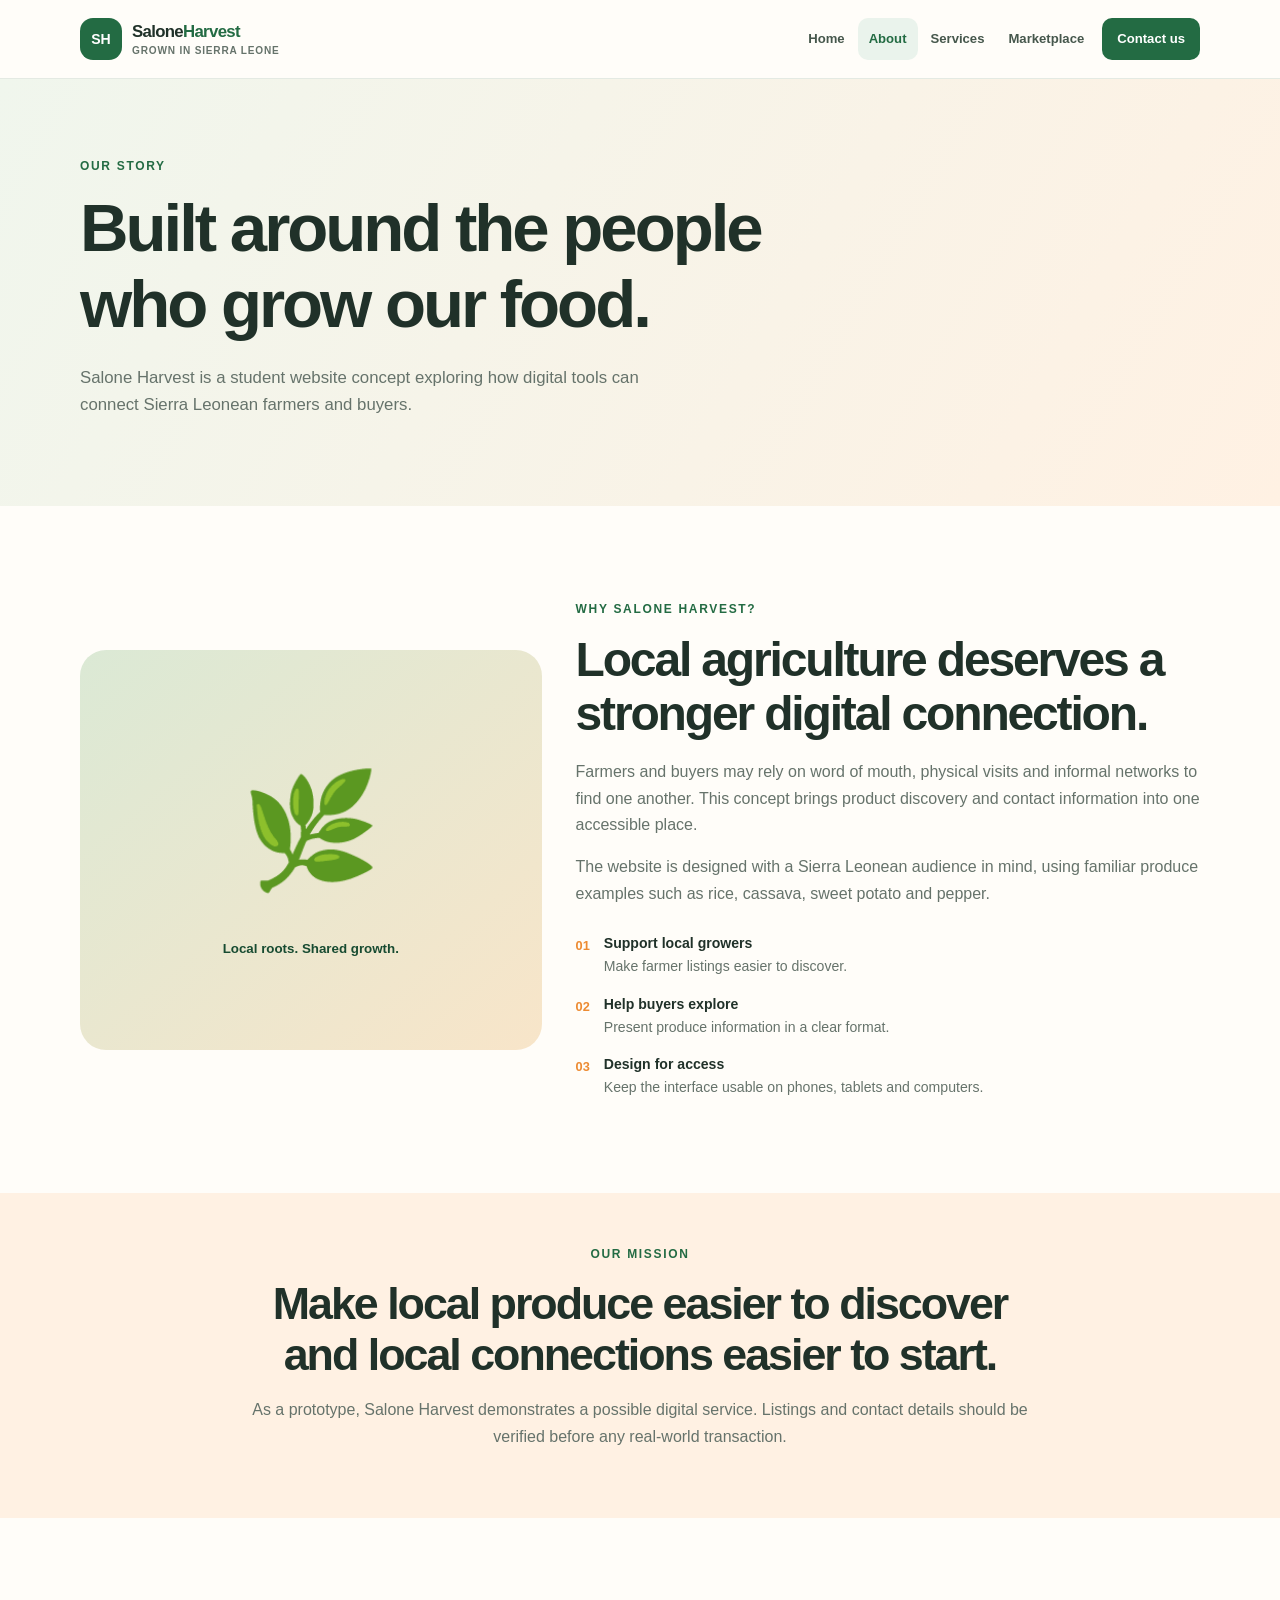
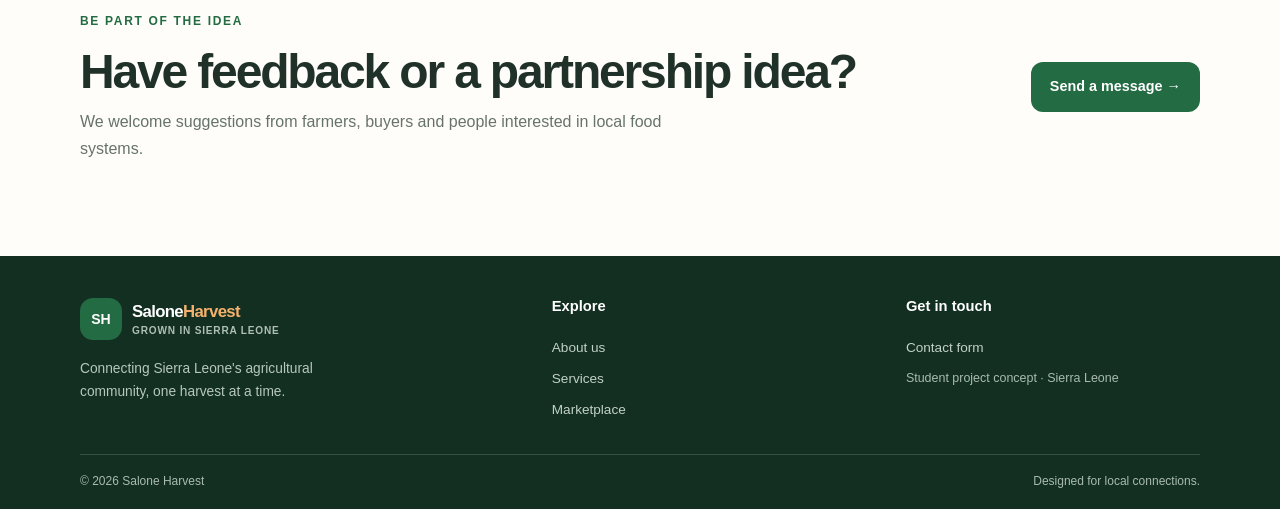
<file: about.html>
<!doctype html>
<html lang="en">
  <head>
    <meta charset="UTF-8" />
    <meta name="viewport" content="width=device-width, initial-scale=1.0" />
    <meta
      name="description"
      content="Learn about the Salone Harvest student project and its mission."
    />
    <title>About | Salone Harvest</title>
    <link rel="stylesheet" href="css/style.css" />
    <script src="js/script.js" defer></script>
  </head>
  <body>
    <a class="skip-link" href="#main-content">Skip to content</a>
    <header class="site-header">
      <div class="container header-inner">
        <a class="brand" href="index.html" aria-label="Salone Harvest home"
          ><span class="brand-mark">SH</span
          ><span
            >Salone<span class="brand-accent">Harvest</span
            ><small>Grown in Sierra Leone</small></span
          ></a
        ><button
          class="menu-toggle"
          aria-label="Open navigation menu"
          aria-expanded="false"
          aria-controls="primary-navigation"
        >
          <span></span><span></span><span></span>
        </button>
        <nav
          class="site-nav"
          id="primary-navigation"
          aria-label="Main navigation"
        >
          <a href="index.html">Home</a
          ><a class="active" href="about.html">About</a
          ><a href="services.html">Services</a
          ><a href="marketplace.html">Marketplace</a
          ><a class="nav-cta" href="contact.html">Contact us</a>
        </nav>
      </div>
    </header>
    <main id="main-content">
      <section class="page-hero">
        <div class="container">
          <p class="eyebrow">Our story</p>
          <h1>Built around the people who grow our food.</h1>
          <p>
            Salone Harvest is a student website concept exploring how digital
            tools can connect Sierra Leonean farmers and buyers.
          </p>
        </div>
      </section>
      <section class="section container about-grid">
        <div
          class="about-art"
          role="img"
          aria-label="Decorative illustration of a growing plant"
        >
          <span>🌿</span><small>Local roots. Shared growth.</small>
        </div>
        <div>
          <p class="eyebrow">Why Salone Harvest?</p>
          <h2>Local agriculture deserves a stronger digital connection.</h2>
          <p>
            Farmers and buyers may rely on word of mouth, physical visits and
            informal networks to find one another. This concept brings product
            discovery and contact information into one accessible place.
          </p>
          <p>
            The website is designed with a Sierra Leonean audience in mind,
            using familiar produce examples such as rice, cassava, sweet potato
            and pepper.
          </p>
          <div class="value-list">
            <div>
              <span>01</span>
              <p>
                <strong>Support local growers</strong><br />Make farmer listings
                easier to discover.
              </p>
            </div>
            <div>
              <span>02</span>
              <p>
                <strong>Help buyers explore</strong><br />Present produce
                information in a clear format.
              </p>
            </div>
            <div>
              <span>03</span>
              <p>
                <strong>Design for access</strong><br />Keep the interface
                usable on phones, tablets and computers.
              </p>
            </div>
          </div>
        </div>
      </section>
      <section class="mission-band">
        <div class="container mission-inner">
          <p class="eyebrow">Our mission</p>
          <h2>
            Make local produce easier to discover and local connections easier
            to start.
          </h2>
          <p>
            As a prototype, Salone Harvest demonstrates a possible digital
            service. Listings and contact details should be verified before any
            real-world transaction.
          </p>
        </div>
      </section>
      <section class="section container cta-section">
        <div>
          <p class="eyebrow">Be part of the idea</p>
          <h2>Have feedback or a partnership idea?</h2>
          <p>
            We welcome suggestions from farmers, buyers and people interested in
            local food systems.
          </p>
        </div>
        <a class="button button-primary" href="contact.html"
          >Send a message →</a
        >
      </section>
    </main>
    <footer class="site-footer">
      <div class="container footer-main">
        <div class="footer-brand">
          <a class="brand brand-footer" href="index.html"
            ><span class="brand-mark">SH</span
            ><span
              >Salone<span class="brand-accent">Harvest</span
              ><small>Grown in Sierra Leone</small></span
            ></a
          >
          <p>
            Connecting Sierra Leone's agricultural community, one harvest at a
            time.
          </p>
        </div>
        <div>
          <h2>Explore</h2>
          <a href="about.html">About us</a><a href="services.html">Services</a
          ><a href="marketplace.html">Marketplace</a>
        </div>
        <div>
          <h2>Get in touch</h2>
          <a href="contact.html">Contact form</a>
          <p class="footer-note">Student project concept · Sierra Leone</p>
        </div>
      </div>
      <div class="container footer-bottom">
        <span>© <span class="current-year">2026</span> Salone Harvest</span
        ><span>Designed for local connections.</span>
      </div>
    </footer>
  </body>
</html>
</file>
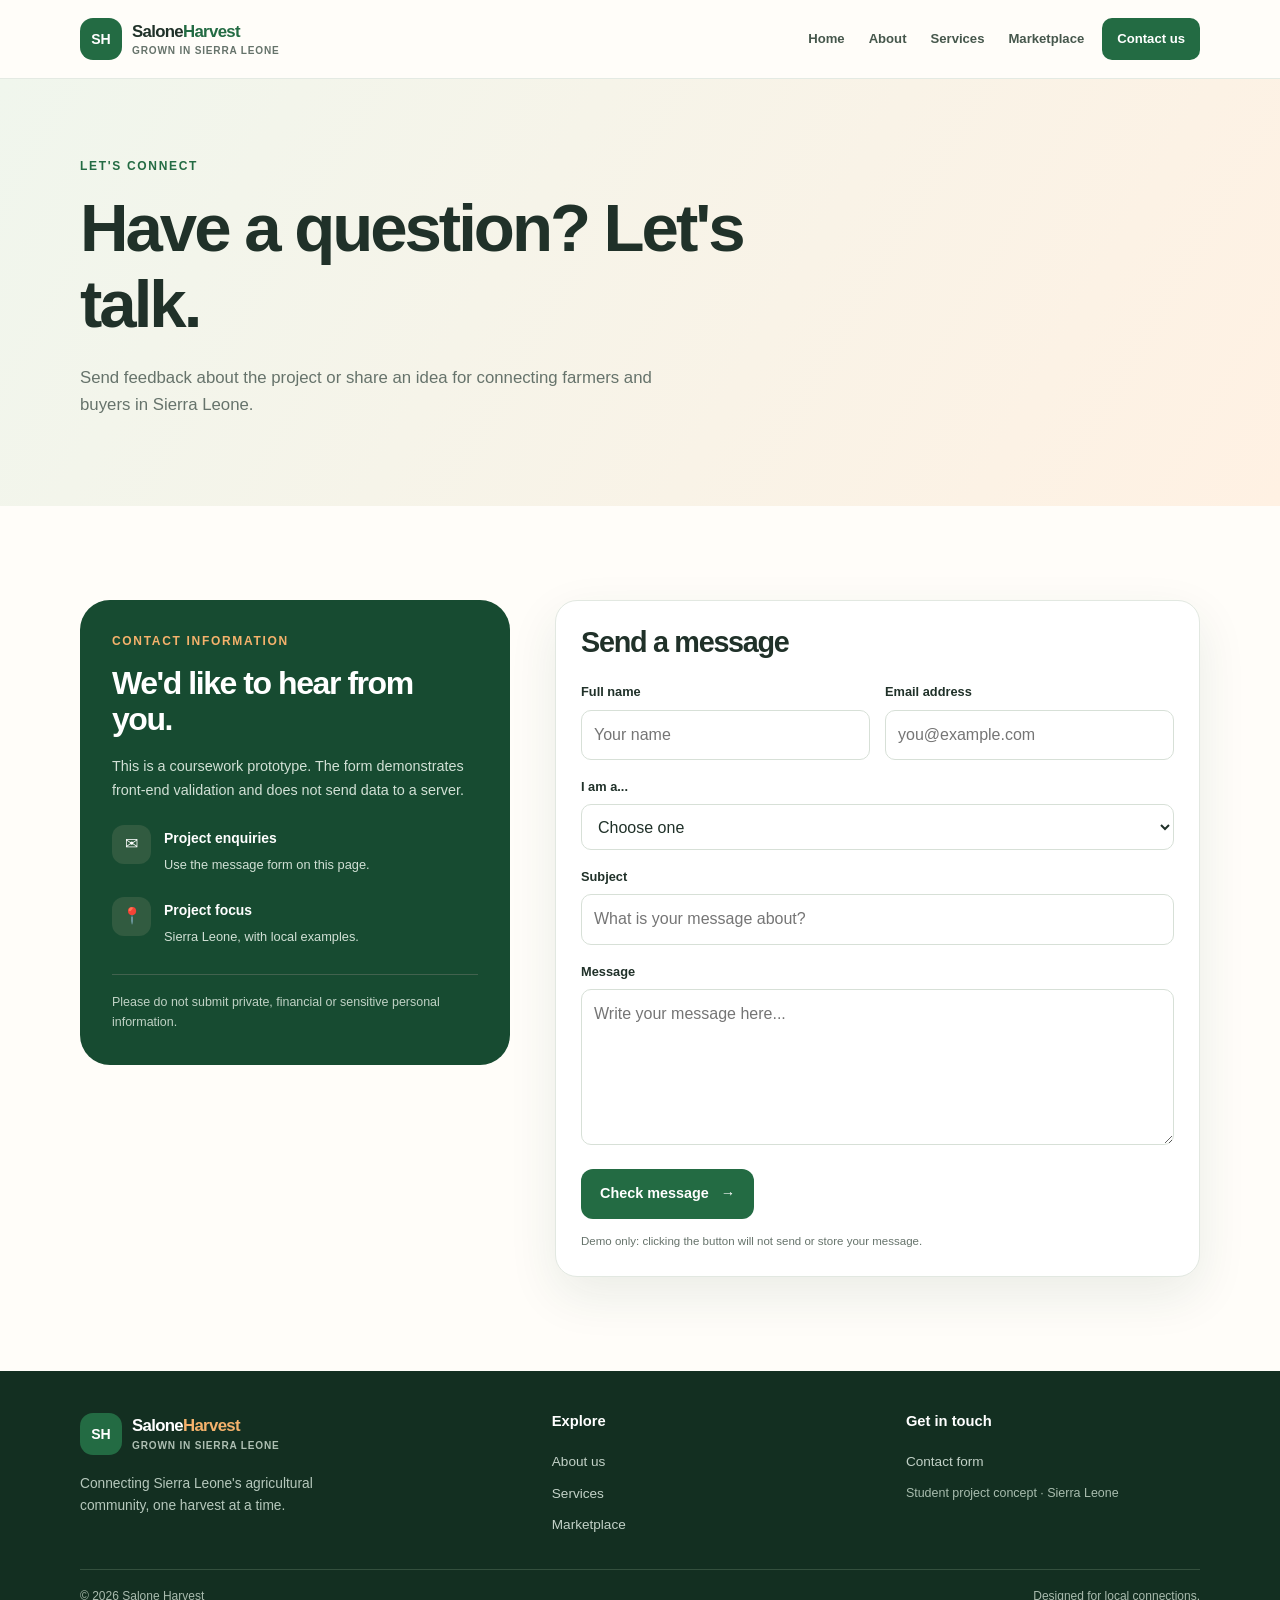
<file: contact.html>
<!doctype html>
<html lang="en">
  <head>
    <meta charset="UTF-8" />
    <meta name="viewport" content="width=device-width, initial-scale=1.0" />
    <meta
      name="description"
      content="Contact the Salone Harvest student project team."
    />
    <title>Contact | Salone Harvest</title>
    <link rel="stylesheet" href="css/style.css" />
    <script src="js/script.js" defer></script>
  </head>
  <body>
    <a class="skip-link" href="#main-content">Skip to content</a>
    <header class="site-header">
      <div class="container header-inner">
        <a class="brand" href="index.html" aria-label="Salone Harvest home"
          ><span class="brand-mark">SH</span
          ><span
            >Salone<span class="brand-accent">Harvest</span
            ><small>Grown in Sierra Leone</small></span
          ></a
        ><button
          class="menu-toggle"
          aria-label="Open navigation menu"
          aria-expanded="false"
          aria-controls="primary-navigation"
        >
          <span></span><span></span><span></span>
        </button>
        <nav
          class="site-nav"
          id="primary-navigation"
          aria-label="Main navigation"
        >
          <a href="index.html">Home</a><a href="about.html">About</a
          ><a href="services.html">Services</a
          ><a href="marketplace.html">Marketplace</a
          ><a class="nav-cta active" href="contact.html">Contact us</a>
        </nav>
      </div>
    </header>
    <main id="main-content">
      <section class="page-hero">
        <div class="container">
          <p class="eyebrow">Let's connect</p>
          <h1>Have a question? Let's talk.</h1>
          <p>
            Send feedback about the project or share an idea for connecting
            farmers and buyers in Sierra Leone.
          </p>
        </div>
      </section>
      <section class="section container contact-grid">
        <aside class="contact-panel">
          <p class="eyebrow">Contact information</p>
          <h2>We'd like to hear from you.</h2>
          <p>
            This is a coursework prototype. The form demonstrates front-end
            validation and does not send data to a server.
          </p>
          <div class="contact-detail">
            <span>✉</span>
            <div>
              <strong>Project enquiries</strong>
              <p>Use the message form on this page.</p>
            </div>
          </div>
          <div class="contact-detail">
            <span>📍</span>
            <div>
              <strong>Project focus</strong>
              <p>Sierra Leone, with local examples.</p>
            </div>
          </div>
          <div class="contact-note">
            Please do not submit private, financial or sensitive personal
            information.
          </div>
        </aside>
        <form class="contact-form" id="contact-form">
          <h2>Send a message</h2>
          <div class="form-row">
            <div class="form-field">
              <label for="full-name">Full name</label
              ><input
                id="full-name"
                name="fullName"
                type="text"
                autocomplete="name"
                required
                minlength="2"
                placeholder="Your name"
              />
            </div>
            <div class="form-field">
              <label for="email">Email address</label
              ><input
                id="email"
                name="email"
                type="email"
                autocomplete="email"
                required
                placeholder="you@example.com"
              />
            </div>
          </div>
          <div class="form-field">
            <label for="role">I am a...</label
            ><select id="role" name="role" required>
              <option value>Choose one</option>
              <option>Farmer or grower</option>
              <option>Buyer or household</option>
              <option>Shop or restaurant</option>
              <option>Student or other</option>
            </select>
          </div>
          <div class="form-field">
            <label for="subject">Subject</label
            ><input
              id="subject"
              name="subject"
              type="text"
              required
              placeholder="What is your message about?"
            />
          </div>
          <div class="form-field">
            <label for="message">Message</label
            ><textarea
              id="message"
              name="message"
              rows="5"
              required
              minlength="10"
              placeholder="Write your message here..."
            ></textarea>
          </div>
          <button class="button button-primary" type="submit">
            Check message <span aria-hidden="true">→</span>
          </button>
          <p id="form-status" class="form-status" aria-live="polite"></p>
          <small class="form-disclaimer"
            >Demo only: clicking the button will not send or store your
            message.</small
          >
        </form>
      </section>
    </main>
    <footer class="site-footer">
      <div class="container footer-main">
        <div class="footer-brand">
          <a class="brand brand-footer" href="index.html"
            ><span class="brand-mark">SH</span
            ><span
              >Salone<span class="brand-accent">Harvest</span
              ><small>Grown in Sierra Leone</small></span
            ></a
          >
          <p>
            Connecting Sierra Leone's agricultural community, one harvest at a
            time.
          </p>
        </div>
        <div>
          <h2>Explore</h2>
          <a href="about.html">About us</a><a href="services.html">Services</a
          ><a href="marketplace.html">Marketplace</a>
        </div>
        <div>
          <h2>Get in touch</h2>
          <a href="contact.html">Contact form</a>
          <p class="footer-note">Student project concept · Sierra Leone</p>
        </div>
      </div>
      <div class="container footer-bottom">
        <span>© <span class="current-year">2026</span> Salone Harvest</span
        ><span>Designed for local connections.</span>
      </div>
    </footer>
  </body>
</html>
</file>
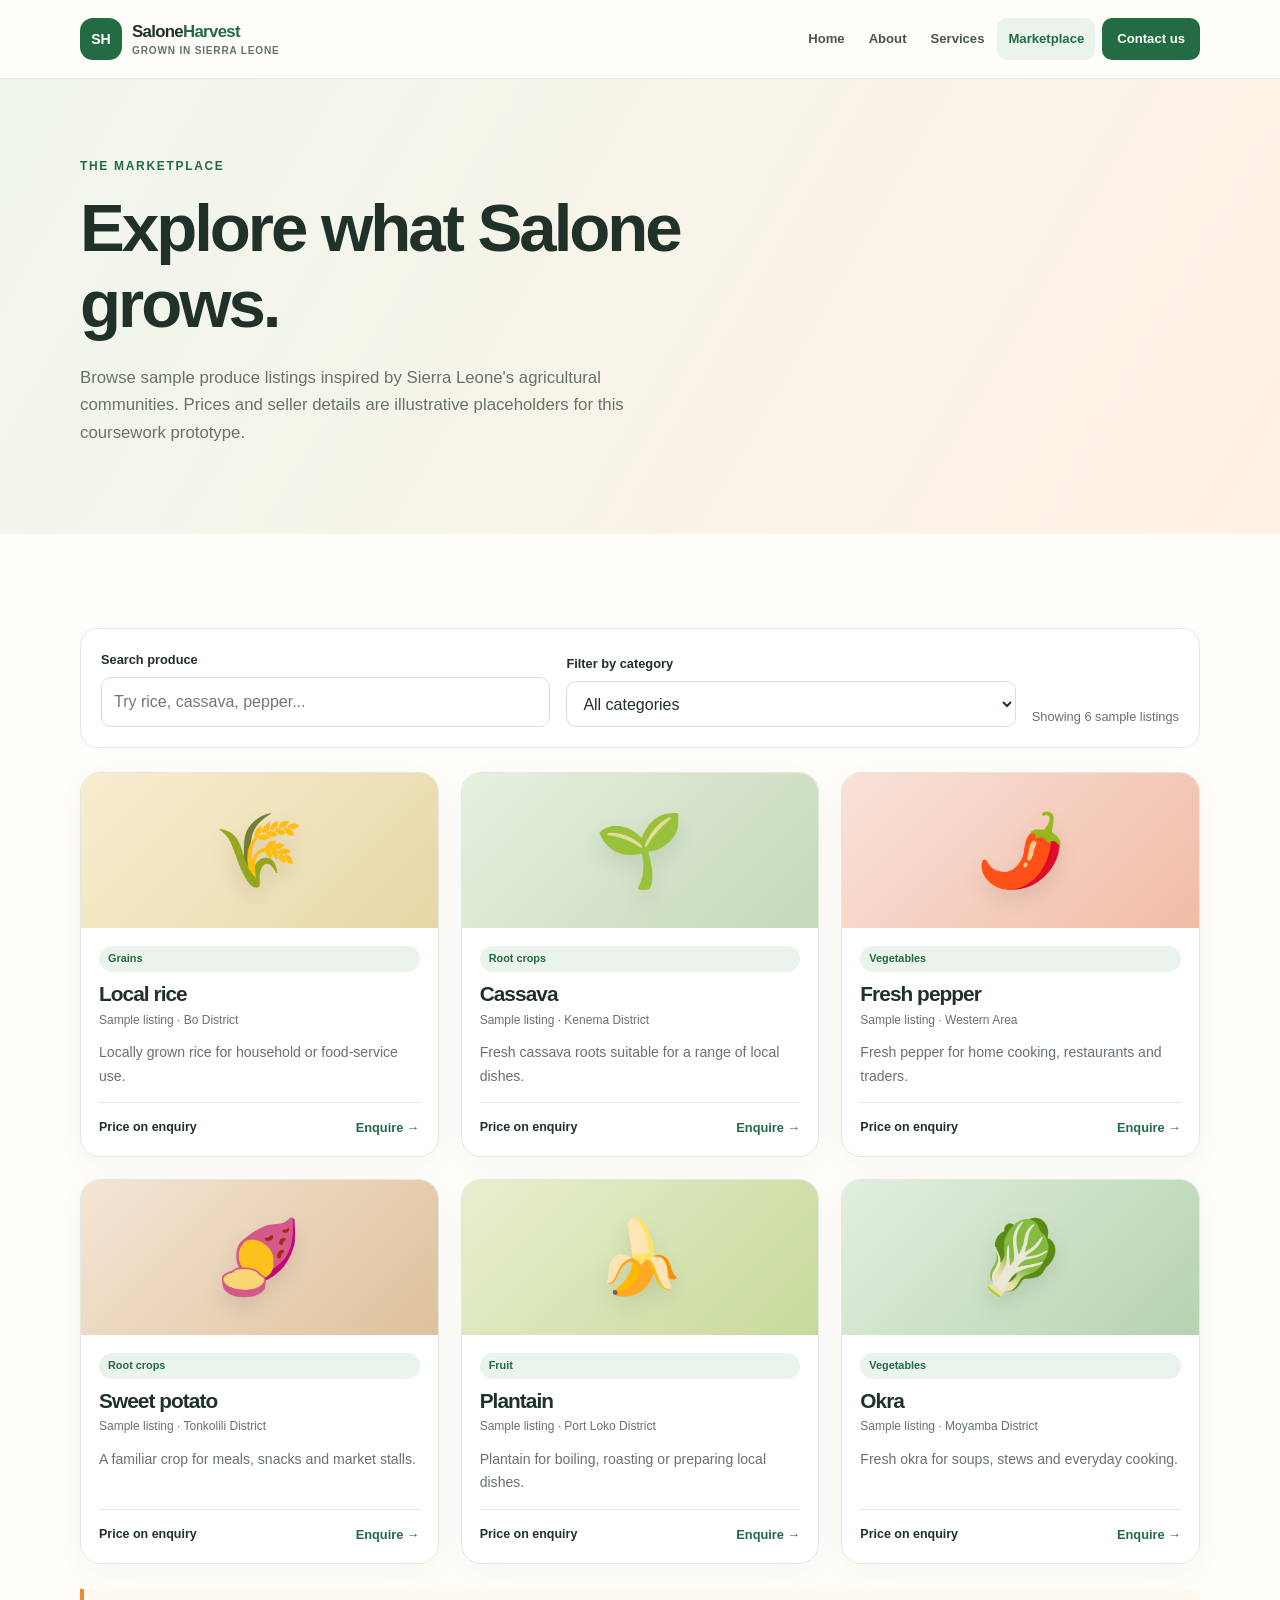
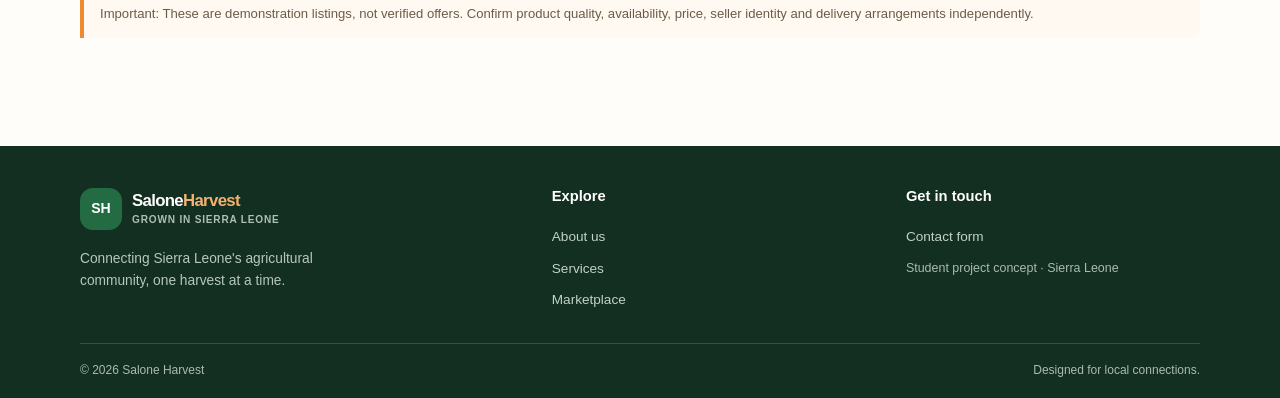
<file: marketplace.html>
<!doctype html>
<html lang="en">
  <head>
    <meta charset="UTF-8" />
    <meta name="viewport" content="width=device-width, initial-scale=1.0" />
    <meta
      name="description"
      content="Browse sample local produce listings on the Salone Harvest marketplace."
    />
    <title>Marketplace | Salone Harvest</title>
    <link rel="stylesheet" href="css/style.css" />
    <script src="js/script.js" defer></script>
  </head>
  <body>
    <a class="skip-link" href="#main-content">Skip to content</a>
    <header class="site-header">
      <div class="container header-inner">
        <a class="brand" href="index.html" aria-label="Salone Harvest home"
          ><span class="brand-mark">SH</span
          ><span
            >Salone<span class="brand-accent">Harvest</span
            ><small>Grown in Sierra Leone</small></span
          ></a
        ><button
          class="menu-toggle"
          aria-label="Open navigation menu"
          aria-expanded="false"
          aria-controls="primary-navigation"
        >
          <span></span><span></span><span></span>
        </button>
        <nav
          class="site-nav"
          id="primary-navigation"
          aria-label="Main navigation"
        >
          <a href="index.html">Home</a><a href="about.html">About</a
          ><a href="services.html">Services</a
          ><a class="active" href="marketplace.html">Marketplace</a
          ><a class="nav-cta" href="contact.html">Contact us</a>
        </nav>
      </div>
    </header>
    <main id="main-content">
      <section class="page-hero marketplace-hero">
        <div class="container">
          <p class="eyebrow">The marketplace</p>
          <h1>Explore what Salone grows.</h1>
          <p>
            Browse sample produce listings inspired by Sierra Leone's
            agricultural communities. Prices and seller details are illustrative
            placeholders for this coursework prototype.
          </p>
        </div>
      </section>
      <section class="section container">
        <div class="market-tools">
          <div>
            <label for="product-search">Search produce</label
            ><input
              id="product-search"
              type="search"
              placeholder="Try rice, cassava, pepper..."
              autocomplete="off"
            />
          </div>
          <div>
            <label for="category-filter">Filter by category</label
            ><select id="category-filter">
              <option value="all">All categories</option>
              <option value="grain">Grains</option>
              <option value="root">Root crops</option>
              <option value="vegetable">Vegetables</option>
              <option value="fruit">Fruit</option>
            </select>
          </div>
          <p id="results-count" class="results-count" aria-live="polite">
            Showing 6 sample listings
          </p>
        </div>
        <div class="market-grid" id="market-grid">
          <article
            class="market-card"
            data-name="local rice"
            data-category="grain"
          >
            <div class="market-art art-rice"><span>🌾</span></div>
            <div class="market-card-body">
              <span class="product-tag">Grains</span>
              <h2>Local rice</h2>
              <p class="seller-location">Sample listing · Bo District</p>
              <p>Locally grown rice for household or food-service use.</p>
              <div class="market-card-bottom">
                <span class="price">Price on enquiry</span
                ><a href="contact.html" aria-label="Enquire about local rice"
                  >Enquire →</a
                >
              </div>
            </div>
          </article>
          <article class="market-card" data-name="cassava" data-category="root">
            <div class="market-art art-cassava"><span>🌱</span></div>
            <div class="market-card-body">
              <span class="product-tag">Root crops</span>
              <h2>Cassava</h2>
              <p class="seller-location">Sample listing · Kenema District</p>
              <p>Fresh cassava roots suitable for a range of local dishes.</p>
              <div class="market-card-bottom">
                <span class="price">Price on enquiry</span
                ><a href="contact.html" aria-label="Enquire about cassava"
                  >Enquire →</a
                >
              </div>
            </div>
          </article>
          <article
            class="market-card"
            data-name="fresh pepper"
            data-category="vegetable"
          >
            <div class="market-art art-pepper"><span>🌶️</span></div>
            <div class="market-card-body">
              <span class="product-tag">Vegetables</span>
              <h2>Fresh pepper</h2>
              <p class="seller-location">Sample listing · Western Area</p>
              <p>Fresh pepper for home cooking, restaurants and traders.</p>
              <div class="market-card-bottom">
                <span class="price">Price on enquiry</span
                ><a href="contact.html" aria-label="Enquire about fresh pepper"
                  >Enquire →</a
                >
              </div>
            </div>
          </article>
          <article
            class="market-card"
            data-name="sweet potato"
            data-category="root"
          >
            <div class="market-art art-potato"><span>🍠</span></div>
            <div class="market-card-body">
              <span class="product-tag">Root crops</span>
              <h2>Sweet potato</h2>
              <p class="seller-location">Sample listing · Tonkolili District</p>
              <p>A familiar crop for meals, snacks and market stalls.</p>
              <div class="market-card-bottom">
                <span class="price">Price on enquiry</span
                ><a href="contact.html" aria-label="Enquire about sweet potato"
                  >Enquire →</a
                >
              </div>
            </div>
          </article>
          <article
            class="market-card"
            data-name="plantain"
            data-category="fruit"
          >
            <div class="market-art art-plantain"><span>🍌</span></div>
            <div class="market-card-body">
              <span class="product-tag">Fruit</span>
              <h2>Plantain</h2>
              <p class="seller-location">Sample listing · Port Loko District</p>
              <p>Plantain for boiling, roasting or preparing local dishes.</p>
              <div class="market-card-bottom">
                <span class="price">Price on enquiry</span
                ><a href="contact.html" aria-label="Enquire about plantain"
                  >Enquire →</a
                >
              </div>
            </div>
          </article>
          <article
            class="market-card"
            data-name="okra"
            data-category="vegetable"
          >
            <div class="market-art art-okra"><span>🥬</span></div>
            <div class="market-card-body">
              <span class="product-tag">Vegetables</span>
              <h2>Okra</h2>
              <p class="seller-location">Sample listing · Moyamba District</p>
              <p>Fresh okra for soups, stews and everyday cooking.</p>
              <div class="market-card-bottom">
                <span class="price">Price on enquiry</span
                ><a href="contact.html" aria-label="Enquire about okra"
                  >Enquire →</a
                >
              </div>
            </div>
          </article>
        </div>
        <p id="no-results" class="no-results" hidden>
          No sample listings match your search. Try another product or category.
        </p>
        <p class="notice">
          Important: These are demonstration listings, not verified offers.
          Confirm product quality, availability, price, seller identity and
          delivery arrangements independently.
        </p>
      </section>
    </main>
    <footer class="site-footer">
      <div class="container footer-main">
        <div class="footer-brand">
          <a class="brand brand-footer" href="index.html"
            ><span class="brand-mark">SH</span
            ><span
              >Salone<span class="brand-accent">Harvest</span
              ><small>Grown in Sierra Leone</small></span
            ></a
          >
          <p>
            Connecting Sierra Leone's agricultural community, one harvest at a
            time.
          </p>
        </div>
        <div>
          <h2>Explore</h2>
          <a href="about.html">About us</a><a href="services.html">Services</a
          ><a href="marketplace.html">Marketplace</a>
        </div>
        <div>
          <h2>Get in touch</h2>
          <a href="contact.html">Contact form</a>
          <p class="footer-note">Student project concept · Sierra Leone</p>
        </div>
      </div>
      <div class="container footer-bottom">
        <span>© <span class="current-year">2026</span> Salone Harvest</span
        ><span>Designed for local connections.</span>
      </div>
    </footer>
  </body>
</html>
</file>
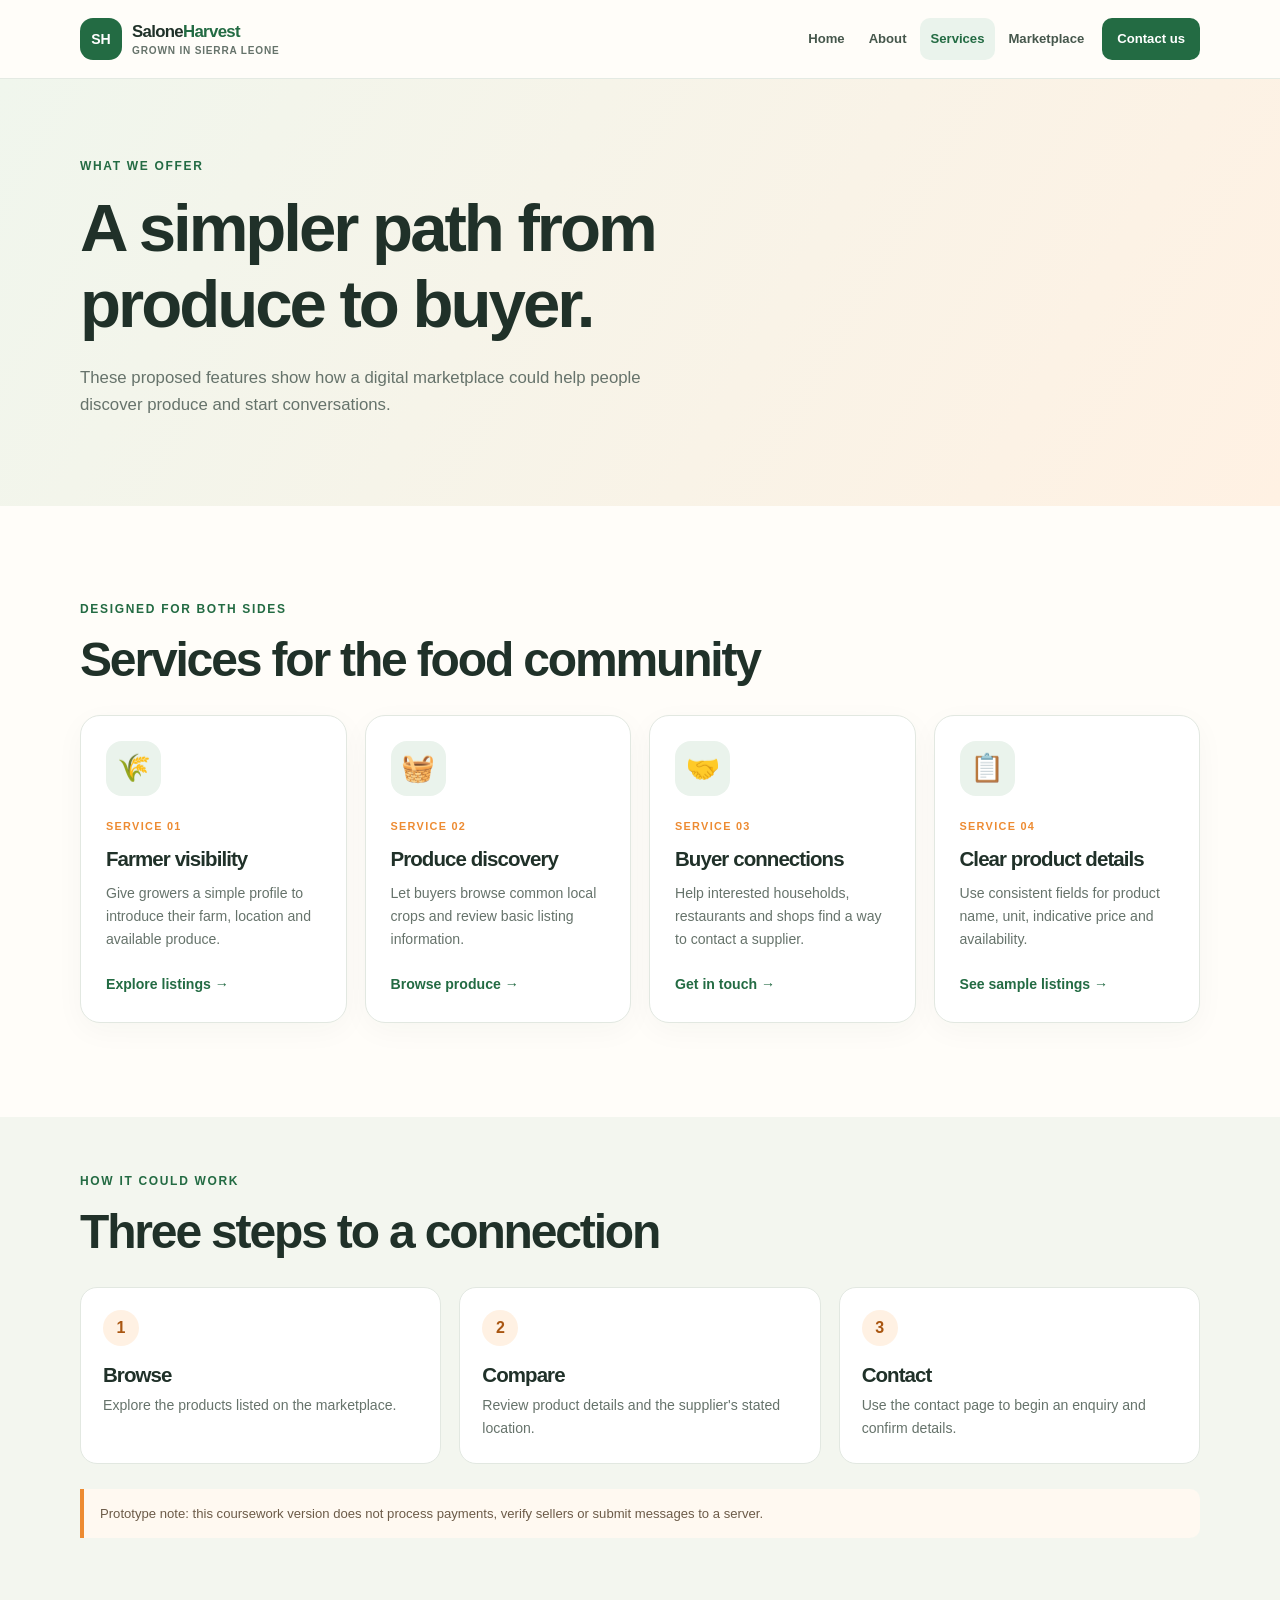
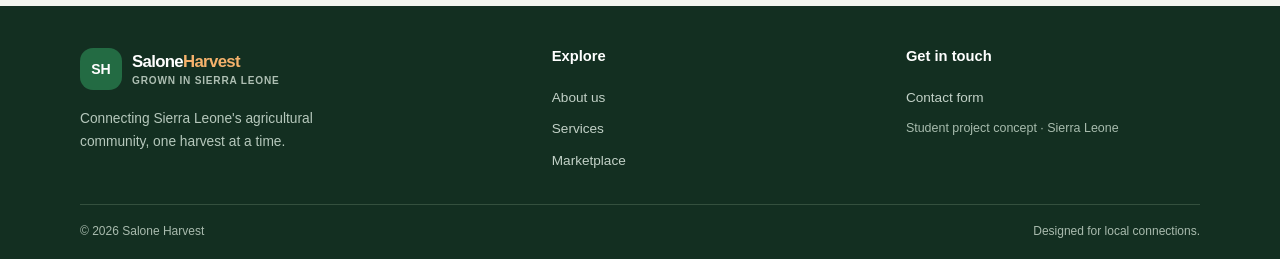
<file: services.html>
<!doctype html>
<html lang="en">
  <head>
    <meta charset="UTF-8" />
    <meta name="viewport" content="width=device-width, initial-scale=1.0" />
    <meta
      name="description"
      content="Explore the proposed Salone Harvest services for farmers and buyers."
    />
    <title>Services | Salone Harvest</title>
    <link rel="stylesheet" href="css/style.css" />
    <script src="js/script.js" defer></script>
  </head>
  <body>
    <a class="skip-link" href="#main-content">Skip to content</a>
    <header class="site-header">
      <div class="container header-inner">
        <a class="brand" href="index.html" aria-label="Salone Harvest home"
          ><span class="brand-mark">SH</span
          ><span
            >Salone<span class="brand-accent">Harvest</span
            ><small>Grown in Sierra Leone</small></span
          ></a
        ><button
          class="menu-toggle"
          aria-label="Open navigation menu"
          aria-expanded="false"
          aria-controls="primary-navigation"
        >
          <span></span><span></span><span></span>
        </button>
        <nav
          class="site-nav"
          id="primary-navigation"
          aria-label="Main navigation"
        >
          <a href="index.html">Home</a><a href="about.html">About</a
          ><a class="active" href="services.html">Services</a
          ><a href="marketplace.html">Marketplace</a
          ><a class="nav-cta" href="contact.html">Contact us</a>
        </nav>
      </div>
    </header>
    <main id="main-content">
      <section class="page-hero">
        <div class="container">
          <p class="eyebrow">What we offer</p>
          <h1>A simpler path from produce to buyer.</h1>
          <p>
            These proposed features show how a digital marketplace could help
            people discover produce and start conversations.
          </p>
        </div>
      </section>
      <section class="section container">
        <div class="section-heading">
          <div>
            <p class="eyebrow">Designed for both sides</p>
            <h2>Services for the food community</h2>
          </div>
        </div>
        <div class="service-grid">
          <article class="service-card">
            <span class="service-icon">🌾</span>
            <p class="card-number">SERVICE 01</p>
            <h3>Farmer visibility</h3>
            <p>
              Give growers a simple profile to introduce their farm, location
              and available produce.
            </p>
            <a class="text-link" href="marketplace.html">Explore listings →</a>
          </article>
          <article class="service-card">
            <span class="service-icon">🧺</span>
            <p class="card-number">SERVICE 02</p>
            <h3>Produce discovery</h3>
            <p>
              Let buyers browse common local crops and review basic listing
              information.
            </p>
            <a class="text-link" href="marketplace.html">Browse produce →</a>
          </article>
          <article class="service-card">
            <span class="service-icon">🤝</span>
            <p class="card-number">SERVICE 03</p>
            <h3>Buyer connections</h3>
            <p>
              Help interested households, restaurants and shops find a way to
              contact a supplier.
            </p>
            <a class="text-link" href="contact.html">Get in touch →</a>
          </article>
          <article class="service-card">
            <span class="service-icon">📋</span>
            <p class="card-number">SERVICE 04</p>
            <h3>Clear product details</h3>
            <p>
              Use consistent fields for product name, unit, indicative price and
              availability.
            </p>
            <a class="text-link" href="marketplace.html"
              >See sample listings →</a
            >
          </article>
        </div>
      </section>
      <section class="how-band">
        <div class="container">
          <p class="eyebrow">How it could work</p>
          <h2>Three steps to a connection</h2>
          <div class="steps-grid">
            <article>
              <span>1</span>
              <h3>Browse</h3>
              <p>Explore the products listed on the marketplace.</p>
            </article>
            <article>
              <span>2</span>
              <h3>Compare</h3>
              <p>Review product details and the supplier's stated location.</p>
            </article>
            <article>
              <span>3</span>
              <h3>Contact</h3>
              <p>
                Use the contact page to begin an enquiry and confirm details.
              </p>
            </article>
          </div>
          <p class="notice">
            Prototype note: this coursework version does not process payments,
            verify sellers or submit messages to a server.
          </p>
        </div>
      </section>
    </main>
    <footer class="site-footer">
      <div class="container footer-main">
        <div class="footer-brand">
          <a class="brand brand-footer" href="index.html"
            ><span class="brand-mark">SH</span
            ><span
              >Salone<span class="brand-accent">Harvest</span
              ><small>Grown in Sierra Leone</small></span
            ></a
          >
          <p>
            Connecting Sierra Leone's agricultural community, one harvest at a
            time.
          </p>
        </div>
        <div>
          <h2>Explore</h2>
          <a href="about.html">About us</a><a href="services.html">Services</a
          ><a href="marketplace.html">Marketplace</a>
        </div>
        <div>
          <h2>Get in touch</h2>
          <a href="contact.html">Contact form</a>
          <p class="footer-note">Student project concept · Sierra Leone</p>
        </div>
      </div>
      <div class="container footer-bottom">
        <span>© <span class="current-year">2026</span> Salone Harvest</span
        ><span>Designed for local connections.</span>
      </div>
    </footer>
  </body>
</html>
</file>
<file: css/style.css>
/* Salone Harvest: mobile-first styles, using plain CSS (no framework). */
:root {
  --green: #236b43;
  --green-dark: #174b31;
  --green-light: #eaf3ec;
  --orange: #ed8b32;
  --orange-light: #fff1e3;
  --ink: #203129;
  --muted: #66736b;
  --paper: #fffdf9;
  --line: #e2e8e1;
  --white: #fff;
  --shadow: 0 18px 50px rgba(26, 61, 39, 0.09);
  --radius: 20px;
}
* {
  box-sizing: border-box;
}
html {
  scroll-behavior: smooth;
}
body {
  margin: 0;
  background: var(--paper);
  color: var(--ink);
  font-family: Arial, Helvetica, sans-serif;
  line-height: 1.65;
}
img {
  display: block;
  max-width: 100%;
  height: auto;
}
a {
  color: inherit;
  text-decoration: none;
}
button,
input,
select,
textarea {
  font: inherit;
}
button,
a,
input,
select,
textarea {
  -webkit-tap-highlight-color: transparent;
}
a:focus-visible,
button:focus-visible,
input:focus-visible,
select:focus-visible,
textarea:focus-visible {
  outline: 3px solid var(--orange);
  outline-offset: 3px;
}
.container {
  width: min(1080px, calc(100% - 40px));
  margin-inline: auto;
}
.skip-link {
  position: absolute;
  top: -100px;
  left: 12px;
  background: var(--white);
  padding: 10px 14px;
  z-index: 100;
  color: var(--green-dark);
}
.skip-link:focus {
  top: 12px;
}
.site-header {
  position: sticky;
  top: 0;
  z-index: 50;
  background: rgba(255, 253, 249, 0.96);
  border-bottom: 1px solid rgba(226, 232, 225, 0.9);
  backdrop-filter: blur(12px);
}
.header-inner {
  min-height: 78px;
  display: flex;
  align-items: center;
  justify-content: space-between;
  gap: 24px;
}
.brand {
  display: inline-flex;
  align-items: center;
  gap: 10px;
  font-weight: 800;
  font-size: 1.05rem;
  line-height: 1.15;
  letter-spacing: -0.04em;
}
.brand-mark {
  display: grid;
  place-items: center;
  width: 42px;
  height: 42px;
  border-radius: 13px;
  background: var(--green);
  color: var(--white);
  font-size: 0.88rem;
  letter-spacing: 0;
}
.brand-accent {
  color: var(--green);
}
.brand small {
  display: block;
  margin-top: 4px;
  font-size: 0.63rem;
  letter-spacing: 0.08em;
  text-transform: uppercase;
  color: var(--muted);
  font-weight: 600;
}
.site-nav {
  display: none;
  position: absolute;
  top: 78px;
  left: 0;
  right: 0;
  padding: 16px 20px 22px;
  background: var(--paper);
  border-bottom: 1px solid var(--line);
  box-shadow: var(--shadow);
  flex-direction: column;
  gap: 4px;
}
.site-nav.is-open {
  display: flex;
}
.site-nav a {
  padding: 11px 13px;
  color: #46574c;
  border-radius: 10px;
  font-size: 0.92rem;
  font-weight: 700;
}
.site-nav a:hover,
.site-nav a.active:not(.nav-cta) {
  color: var(--green);
  background: var(--green-light);
}
.site-nav .nav-cta {
  background: var(--green);
  color: var(--white);
  text-align: center;
  margin-top: 6px;
}
.menu-toggle {
  width: 44px;
  height: 44px;
  border: 1px solid var(--line);
  border-radius: 12px;
  background: var(--white);
  display: flex;
  flex-direction: column;
  align-items: center;
  justify-content: center;
  gap: 5px;
  cursor: pointer;
}
.menu-toggle span {
  width: 19px;
  height: 2px;
  background: var(--green-dark);
  border-radius: 2px;
  transition:
    transform 0.2s,
    opacity 0.2s;
}
.menu-toggle[aria-expanded="true"] span:first-child {
  transform: translateY(7px) rotate(45deg);
}
.menu-toggle[aria-expanded="true"] span:nth-child(2) {
  opacity: 0;
}
.menu-toggle[aria-expanded="true"] span:last-child {
  transform: translateY(-7px) rotate(-45deg);
}
.hero {
  padding: 58px 0 48px;
  overflow: hidden;
}
.hero-grid {
  display: grid;
  gap: 40px;
  align-items: center;
}
.eyebrow {
  margin: 0 0 13px;
  color: var(--green);
  font-size: 0.75rem;
  font-weight: 800;
  text-transform: uppercase;
  letter-spacing: 0.14em;
}
.eyebrow-dot {
  display: inline-block;
  width: 8px;
  height: 8px;
  background: var(--orange);
  border-radius: 50%;
  margin-right: 8px;
}
h1,
h2,
h3,
p {
  margin-top: 0;
}
h1,
h2,
h3 {
  line-height: 1.13;
  letter-spacing: -0.045em;
}
h1 {
  font-size: clamp(2.7rem, 8vw, 4.7rem);
  max-width: 680px;
  margin-bottom: 22px;
}
h1 span {
  color: var(--green);
}
h2 {
  font-size: clamp(2rem, 5vw, 3rem);
  margin-bottom: 18px;
}
h3 {
  font-size: 1.28rem;
  margin-bottom: 10px;
}
.hero-text,
.page-hero p:not(.eyebrow) {
  max-width: 580px;
  color: var(--muted);
  font-size: 1.05rem;
}
.hero-actions {
  display: flex;
  flex-wrap: wrap;
  gap: 12px;
  margin-top: 28px;
}
.button {
  display: inline-flex;
  align-items: center;
  justify-content: center;
  gap: 12px;
  min-height: 48px;
  padding: 12px 18px;
  border-radius: 12px;
  border: 1px solid transparent;
  font-weight: 800;
  font-size: 0.9rem;
  cursor: pointer;
  transition:
    transform 0.2s,
    background 0.2s;
}
.button:hover {
  transform: translateY(-2px);
}
.button-primary {
  background: var(--green);
  color: var(--white);
}
.button-primary:hover {
  background: var(--green-dark);
}
.button-secondary {
  border-color: var(--line);
  background: var(--white);
  color: var(--green-dark);
}
.button-light {
  background: var(--white);
  color: var(--green-dark);
}
.hero-proof {
  display: flex;
  align-items: center;
  gap: 12px;
  margin-top: 30px;
}
.proof-avatars {
  display: flex;
  padding-left: 5px;
}
.proof-avatars span {
  display: grid;
  place-items: center;
  width: 32px;
  height: 32px;
  border: 2px solid var(--paper);
  border-radius: 50%;
  background: var(--orange-light);
  color: var(--green-dark);
  font-size: 0.7rem;
  font-weight: 800;
  margin-left: -5px;
}
.proof-avatars span:nth-child(2) {
  background: var(--green-light);
}
.hero-proof p {
  font-size: 0.82rem;
  line-height: 1.4;
  margin: 0;
}
.hero-proof small {
  color: var(--muted);
}
.hero-visual {
  position: relative;
  min-height: 320px;
  border-radius: 28px;
  background: linear-gradient(145deg, #dcebdc, #f9dfbf);
  overflow: hidden;
  display: grid;
  place-items: center;
}
.hero-visual > img {
  width: 100%;
  height: 100%;
  min-height: 320px;
  position: absolute;
  inset: 0;
  object-fit: cover;
}
.image-fallback {
  min-height: 320px;
  display: grid;
  align-content: center;
  justify-items: center;
  gap: 9px;
  text-align: center;
  color: var(--green-dark);
  padding: 25px;
}
.image-fallback span {
  font-size: 5rem;
}
.image-fallback small {
  color: var(--muted);
}
.floating-card {
  position: absolute;
  left: 15px;
  bottom: 15px;
  display: flex;
  align-items: center;
  gap: 10px;
  padding: 12px 15px;
  background: var(--white);
  border-radius: 15px;
  box-shadow: var(--shadow);
}
.floating-icon {
  display: grid;
  place-items: center;
  width: 35px;
  height: 35px;
  border-radius: 11px;
  background: var(--orange-light);
  color: #b45c12;
}
.floating-card strong,
.floating-card small {
  display: block;
}
.floating-card strong {
  font-size: 0.83rem;
}
.floating-card small {
  font-size: 0.7rem;
  color: var(--muted);
}
.hero-blob {
  position: absolute;
  width: 130px;
  height: 130px;
  right: -38px;
  top: -38px;
  border: 24px solid rgba(255, 255, 255, 0.3);
  border-radius: 50%;
  pointer-events: none;
}
.trust-strip {
  background: #f4f6ef;
  border-block: 1px solid #e8ece3;
}
.trust-grid {
  display: grid;
  gap: 0;
  padding-block: 14px;
}
.trust-grid p {
  margin: 0;
  padding: 10px 0;
  font-size: 0.82rem;
  font-weight: 700;
}
.trust-grid span {
  color: var(--orange);
  font-weight: 900;
  margin-right: 9px;
}
.section {
  padding-block: 66px;
}
.section-heading {
  display: flex;
  flex-direction: column;
  align-items: flex-start;
  gap: 12px;
  margin-bottom: 28px;
}
.section-heading h2 {
  margin-bottom: 0;
}
.text-link {
  color: var(--green);
  font-size: 0.88rem;
  font-weight: 800;
}
.text-link:hover {
  text-decoration: underline;
  text-underline-offset: 4px;
}
.product-grid,
.service-grid,
.market-grid {
  display: grid;
  grid-template-columns: 1fr;
  gap: 18px;
}
.product-card,
.service-card,
.market-card {
  background: var(--white);
  border: 1px solid var(--line);
  border-radius: var(--radius);
  overflow: hidden;
  box-shadow: 0 8px 30px rgba(26, 61, 39, 0.035);
}
.product-art,
.market-art {
  min-height: 170px;
  display: grid;
  place-items: center;
}
.product-art span,
.market-art span {
  font-size: 4.5rem;
  filter: drop-shadow(0 10px 10px rgba(0, 0, 0, 0.09));
}
.art-cassava {
  background: linear-gradient(135deg, #e7f0df, #c5d8b8);
}
.art-rice {
  background: linear-gradient(135deg, #f8edcf, #e7d7a8);
}
.art-pepper {
  background: linear-gradient(135deg, #f9e2d8, #f1bca6);
}
.art-potato {
  background: linear-gradient(135deg, #f4e5d4, #dfc19c);
}
.art-plantain {
  background: linear-gradient(135deg, #e8efcf, #c7d99b);
}
.art-okra {
  background: linear-gradient(135deg, #e1efdf, #b6d3ae);
}
.product-info {
  padding: 21px;
}
.product-tag {
  display: inline-block;
  padding: 4px 9px;
  background: var(--green-light);
  border-radius: 99px;
  color: var(--green);
  font-size: 0.68rem;
  font-weight: 800;
}
.product-info h3 {
  margin: 11px 0 8px;
}
.product-info p,
.service-card p,
.market-card-body > p {
  font-size: 0.88rem;
  color: var(--muted);
}
.product-info > a {
  color: var(--green);
  font-size: 0.83rem;
  font-weight: 800;
}
.feature-band {
  background: var(--green-dark);
  color: var(--white);
  padding-block: 54px;
}
.feature-grid {
  display: grid;
  gap: 34px;
  align-items: center;
}
.feature-band .eyebrow {
  color: #f4b36d;
}
.feature-band h2 {
  max-width: 520px;
}
.feature-band p:not(.eyebrow) {
  color: #d4e2d7;
  max-width: 540px;
}
.feature-illustration {
  min-height: 230px;
  position: relative;
  overflow: hidden;
  border-radius: 24px;
  background: #eaf2df;
}
.feature-sun {
  position: absolute;
  top: 24px;
  right: 35px;
  width: 58px;
  height: 58px;
  background: #f1b15e;
  border-radius: 50%;
}
.feature-field {
  position: absolute;
  bottom: -40px;
  width: 120%;
  height: 145px;
  border-radius: 50%;
}
.field-one {
  background: #b7d0a3;
  left: -20%;
}
.field-two {
  background: #7eae76;
  left: -10%;
  bottom: -65px;
}
.field-three {
  background: #3d7c4f;
  left: 15%;
  bottom: -85px;
}
.feature-basket {
  position: absolute;
  left: 50%;
  top: 38%;
  transform: translate(-50%, -20%);
  font-size: 5.2rem;
}
.cta-section {
  display: flex;
  flex-direction: column;
  align-items: flex-start;
  gap: 20px;
}
.cta-section h2 {
  margin-bottom: 10px;
}
.cta-section p:not(.eyebrow) {
  color: var(--muted);
  max-width: 600px;
  margin-bottom: 0;
}
.site-footer {
  background: #132f21;
  color: #d9e4dc;
  padding-top: 42px;
}
.footer-main {
  display: grid;
  grid-template-columns: 1fr;
  gap: 30px;
  padding-bottom: 32px;
}
.brand-footer {
  color: var(--white);
}
.brand-footer .brand-accent {
  color: #f5b26c;
}
.brand-footer small {
  color: #aebfb3;
}
.footer-brand > p {
  max-width: 300px;
  color: #b6c8bc;
  font-size: 0.86rem;
  margin-top: 18px;
}
.footer-main h2 {
  font-size: 0.92rem;
  letter-spacing: 0;
  margin-bottom: 13px;
  color: var(--white);
}
.footer-main > div:not(:first-child) {
  display: flex;
  flex-direction: column;
  align-items: flex-start;
  gap: 9px;
}
.footer-main > div > a:not(.brand) {
  color: #c2d1c7;
  font-size: 0.85rem;
}
.footer-main > div > a:hover {
  color: #f5b26c;
}
.footer-note {
  font-size: 0.78rem;
  color: #a8bcae;
}
.footer-bottom {
  display: flex;
  flex-direction: column;
  gap: 6px;
  border-top: 1px solid #34503e;
  padding-block: 17px;
  color: #a9bbae;
  font-size: 0.75rem;
}
.page-hero {
  padding: 58px 0 54px;
  background: linear-gradient(120deg, #f0f6ed, #fff1e3);
}
.page-hero h1 {
  font-size: clamp(2.5rem, 7vw, 4.2rem);
  max-width: 780px;
}
.about-grid {
  display: grid;
  gap: 34px;
  align-items: center;
}
.about-art {
  min-height: 270px;
  border-radius: 26px;
  background: linear-gradient(140deg, #dbe9d5, #f8e5c9);
  display: grid;
  place-content: center;
  justify-items: center;
  gap: 14px;
  color: var(--green-dark);
}
.about-art span {
  font-size: 7rem;
}
.about-art small {
  font-weight: 800;
}
.about-grid > div > p:not(.eyebrow) {
  color: var(--muted);
}
.value-list {
  display: grid;
  gap: 14px;
  margin-top: 25px;
}
.value-list > div {
  display: flex;
  gap: 14px;
  align-items: flex-start;
}
.value-list > div > span {
  font-weight: 900;
  color: var(--orange);
  font-size: 0.8rem;
  padding-top: 3px;
}
.value-list p {
  margin: 0;
  color: var(--muted);
  font-size: 0.88rem;
}
.value-list strong {
  color: var(--ink);
}
.mission-band {
  background: var(--orange-light);
  padding-block: 52px;
  text-align: center;
}
.mission-inner {
  max-width: 780px;
}
.mission-inner h2 {
  font-size: clamp(1.8rem, 5vw, 2.8rem);
}
.mission-inner > p:last-child {
  color: var(--muted);
}
.service-card {
  padding: 25px;
}
.service-icon {
  display: grid;
  place-items: center;
  width: 55px;
  height: 55px;
  border-radius: 16px;
  background: var(--green-light);
  font-size: 1.7rem;
  margin-bottom: 22px;
}
.card-number {
  font-size: 0.68rem !important;
  letter-spacing: 0.12em;
  color: var(--orange) !important;
  font-weight: 900;
}
.service-card h3 {
  margin-bottom: 12px;
}
.service-card .text-link {
  display: inline-block;
  margin-top: 7px;
}
.how-band {
  background: #f3f6ef;
  padding-block: 55px;
}
.how-band h2 {
  margin-bottom: 28px;
}
.steps-grid {
  display: grid;
  gap: 18px;
}
.steps-grid article {
  background: var(--white);
  padding: 22px;
  border: 1px solid var(--line);
  border-radius: 17px;
}
.steps-grid article > span {
  display: grid;
  place-items: center;
  width: 36px;
  height: 36px;
  background: var(--orange-light);
  color: #a95611;
  border-radius: 50%;
  font-weight: 900;
  margin-bottom: 17px;
}
.steps-grid h3 {
  margin-bottom: 8px;
}
.steps-grid p {
  color: var(--muted);
  font-size: 0.88rem;
  margin-bottom: 0;
}
.notice {
  margin-top: 25px;
  padding: 14px 16px;
  border-left: 4px solid var(--orange);
  background: #fff9f1;
  color: #6c5b48;
  font-size: 0.82rem;
  border-radius: 0 10px 10px 0;
}
.market-tools {
  display: grid;
  gap: 16px;
  padding: 20px;
  background: var(--white);
  border: 1px solid var(--line);
  border-radius: 17px;
  margin-bottom: 24px;
}
.market-tools label,
.form-field label {
  display: block;
  margin-bottom: 7px;
  font-size: 0.8rem;
  font-weight: 800;
}
.market-tools input,
.market-tools select,
.form-field input,
.form-field select,
.form-field textarea {
  width: 100%;
  min-height: 46px;
  padding: 11px 12px;
  border: 1px solid #d7e0d7;
  border-radius: 10px;
  background: var(--white);
  color: var(--ink);
}
.form-field textarea {
  resize: vertical;
}
.results-count {
  align-self: end;
  color: var(--muted);
  font-size: 0.8rem;
  margin: 0;
}
.market-card {
  display: flex;
  flex-direction: column;
}
.market-card .market-art {
  min-height: 155px;
}
.market-card-body {
  padding: 18px;
  display: flex;
  flex-direction: column;
  flex: 1;
}
.market-card-body h2 {
  font-size: 1.3rem;
  margin: 10px 0 5px;
}
.market-card-body .seller-location {
  font-size: 0.75rem;
  margin-bottom: 11px;
}
.market-card-bottom {
  display: flex;
  flex-wrap: wrap;
  align-items: center;
  justify-content: space-between;
  gap: 10px;
  border-top: 1px solid var(--line);
  padding-top: 14px;
  margin-top: auto;
}
.market-card-bottom .price {
  font-size: 0.78rem;
  font-weight: 800;
}
.market-card-bottom a {
  font-size: 0.8rem;
  color: var(--green);
  font-weight: 900;
}
.no-results {
  padding: 30px;
  text-align: center;
  color: var(--muted);
  background: var(--green-light);
  border-radius: 15px;
}
.contact-grid {
  display: grid;
  gap: 28px;
  align-items: start;
}
.contact-panel {
  background: var(--green-dark);
  color: var(--white);
  padding: 27px;
  border-radius: 30px;
}
.contact-panel .eyebrow {
  color: #f5b26c;
}
.contact-panel h2 {
  font-size: 2rem;
}
.contact-panel > p:not(.eyebrow) {
  color: #d1e0d5;
  font-size: 0.9rem;
}
.contact-detail {
  display: flex;
  gap: 13px;
  align-items: flex-start;
  margin-top: 22px;
}
.contact-detail > span {
  display: grid;
  place-items: center;
  width: 39px;
  height: 39px;
  background: #315b40;
  border-radius: 12px;
}
.contact-detail strong {
  font-size: 0.87rem;
}
.contact-detail p {
  font-size: 0.8rem;
  color: #d1e0d5;
  margin: 3px 0 0;
}
.contact-note {
  margin-top: 26px;
  padding-top: 17px;
  border-top: 1px solid #42624e;
  color: #c0d2c5;
  font-size: 0.78rem;
}
.contact-form {
  padding: 25px;
  border: 1px solid var(--line);
  border-radius: 22px;
  background: var(--white);
  box-shadow: var(--shadow);
}
.contact-form h2 {
  font-size: 1.8rem;
  margin-bottom: 23px;
}
.form-row {
  display: grid;
  gap: 15px;
}
.form-field {
  margin-bottom: 16px;
}
.form-field input:invalid:not(:placeholder-shown),
.form-field textarea:invalid:not(:placeholder-shown) {
  border-color: #c85c42;
}
.form-status {
  font-size: 0.88rem;
  font-weight: 700;
  margin: 13px 0 0;
}
.form-disclaimer {
  display: block;
  color: var(--muted);
  font-size: 0.72rem;
  margin-top: 12px;
}
[hidden] {
  display: none !important;
}

/* Tablet Responsive: layouts adapt as screen space increases. */
@media (min-width: 600px) {
  .container {
    width: min(1064px, calc(100% - 56px));
  }
  .hero {
    padding-block: 75px 60px;
  }
  .hero-grid {
    grid-template-columns: 1fr 0.9fr;
    gap: 28px;
  }
  .hero-visual,
  .hero-visual > img,
  .image-fallback {
    min-height: 400px;
  }
  .trust-grid {
    grid-template-columns: repeat(3, 1fr);
    align-items: center;
  }
  .trust-grid p {
    padding: 14px 10px;
  }
  .section {
    padding-block: 82px;
  }
  .section-heading {
    flex-direction: row;
    justify-content: space-between;
    align-items: end;
  }
  .product-grid {
    grid-template-columns: repeat(2, minmax(0, 1fr));
  }
  .service-grid {
    grid-template-columns: repeat(2, minmax(0, 1fr));
  }
  .market-grid {
    grid-template-columns: repeat(2, minmax(0, 1fr));
  }
  .feature-grid {
    grid-template-columns: 0.9fr 1fr;
  }
  .feature-illustration {
    min-height: 300px;
  }
  .cta-section {
    flex-direction: row;
    justify-content: space-between;
    align-items: center;
  }
  .footer-main {
    grid-template-columns: 1.4fr 1fr 1fr;
  }
  .footer-bottom {
    flex-direction: row;
    justify-content: space-between;
  }
  .about-grid {
    grid-template-columns: 0.85fr 1.15fr;
  }
  .about-art {
    min-height: 400px;
  }
  .steps-grid {
    grid-template-columns: repeat(3, minmax(0, 1fr));
  }
  .market-tools {
    grid-template-columns: 1fr 1fr auto;
    align-items: end;
  }
  .contact-grid {
    grid-template-columns: 0.8fr 1.2fr;
  }
  .contact-panel {
    padding: 32px;
  }
  .form-row {
    grid-template-columns: 1fr 1fr;
  }
}
/* Tablet Responsive: tablet navigation remains visible and content grids gain columns. */
@media (min-width: 768px) {
  .menu-toggle {
    display: none;
  }
  .site-nav {
    position: static;
    display: flex !important;
    flex-direction: row;
    align-items: center;
    gap: 2px;
    padding: 0;
    background: transparent;
    border: 0;
    box-shadow: none;
  }
  .site-nav a {
    padding: 10px 11px;
    font-size: 0.82rem;
  }
  .site-nav .nav-cta {
    margin: 0 0 0 5px;
    padding-inline: 15px;
  }
  .hero-grid {
    gap: 38px;
  }
  .product-grid {
    grid-template-columns: repeat(3, minmax(0, 1fr));
  }
  .market-grid {
    grid-template-columns: repeat(2, minmax(0, 1fr));
  }
}
/* Desktop Responsive: wider spacing and a three-column marketplace. */
@media (min-width: 1024px) {
  .container {
    width: min(1120px, calc(100% - 80px));
  }
  .hero {
    padding-block: 90px 75px;
  }
  .hero-grid {
    grid-template-columns: 1.05fr 0.95fr;
    gap: 64px;
  }
  .hero-visual,
  .hero-visual > img,
  .image-fallback {
    min-height: 470px;
  }
  .product-grid {
    gap: 22px;
  }
  .service-grid {
    grid-template-columns: repeat(4, minmax(0, 1fr));
  }
  .market-grid {
    grid-template-columns: repeat(3, minmax(0, 1fr));
    gap: 22px;
  }
  .section {
    padding-block: 94px;
  }
  .page-hero {
    padding-block: 78px 70px;
  }
  .footer-main {
    gap: 60px;
  }
  .contact-grid {
    gap: 45px;
  }
}
/* Mobile Responsive: small screens stack content, use full-width controls, and show hamburger navigation. */
@media (max-width: 767px) {
  .header-inner {
    min-height: 70px;
  }
  .site-nav {
    top: 70px;
  }
  .brand {
    font-size: 0.98rem;
  }
  .brand-mark {
    width: 39px;
    height: 39px;
  }
  .hero {
    padding-top: 42px;
  }
  .hero-grid {
    grid-template-columns: 1fr;
  }
  .hero-visual,
  .hero-visual > img,
  .image-fallback {
    min-height: 285px;
  }
  .hero-actions .button {
    flex: 1;
  }
  .trust-grid {
    grid-template-columns: 1fr;
  }
  .trust-grid p {
    border-bottom: 1px solid #e1e9df;
  }
  .trust-grid p:last-child {
    border-bottom: 0;
  }
  .section {
    padding-block: 54px;
  }
  .section-heading {
    gap: 18px;
  }
  .product-grid,
  .service-grid,
  .market-grid,
  .steps-grid {
    grid-template-columns: 1fr;
  }
  .feature-grid {
    grid-template-columns: 1fr;
  }
  .feature-illustration {
    min-height: 220px;
  }
  .cta-section .button {
    width: 100%;
  }
  .page-hero {
    padding-block: 43px;
  }
  .about-grid {
    grid-template-columns: 1fr;
  }
  .about-art {
    min-height: 220px;
  }
  .market-tools {
    grid-template-columns: 1fr;
  }
  .results-count {
    padding-top: 3px;
  }
  .contact-grid {
    grid-template-columns: 1fr;
  }
  .contact-form {
    padding: 20px;
  }
  .footer-main {
    gap: 26px;
  }
}
/* Very narrow phones: prevent oversized text and keep tap targets comfortable. */
@media (max-width: 360px) {
  .container {
    width: calc(100% - 28px);
  }
  h1 {
    font-size: 2.45rem;
  }
  .hero-actions {
    flex-direction: column;
  }
  .hero-actions .button {
    width: 100%;
  }
  .floating-card {
    left: 9px;
    bottom: 9px;
    padding: 9px 10px;
  }
}
@media (prefers-reduced-motion: reduce) {
  html {
    scroll-behavior: auto;
  }
  *,
  *::before,
  *::after {
    transition: none !important;
    animation: none !important;
  }
}
</file>
